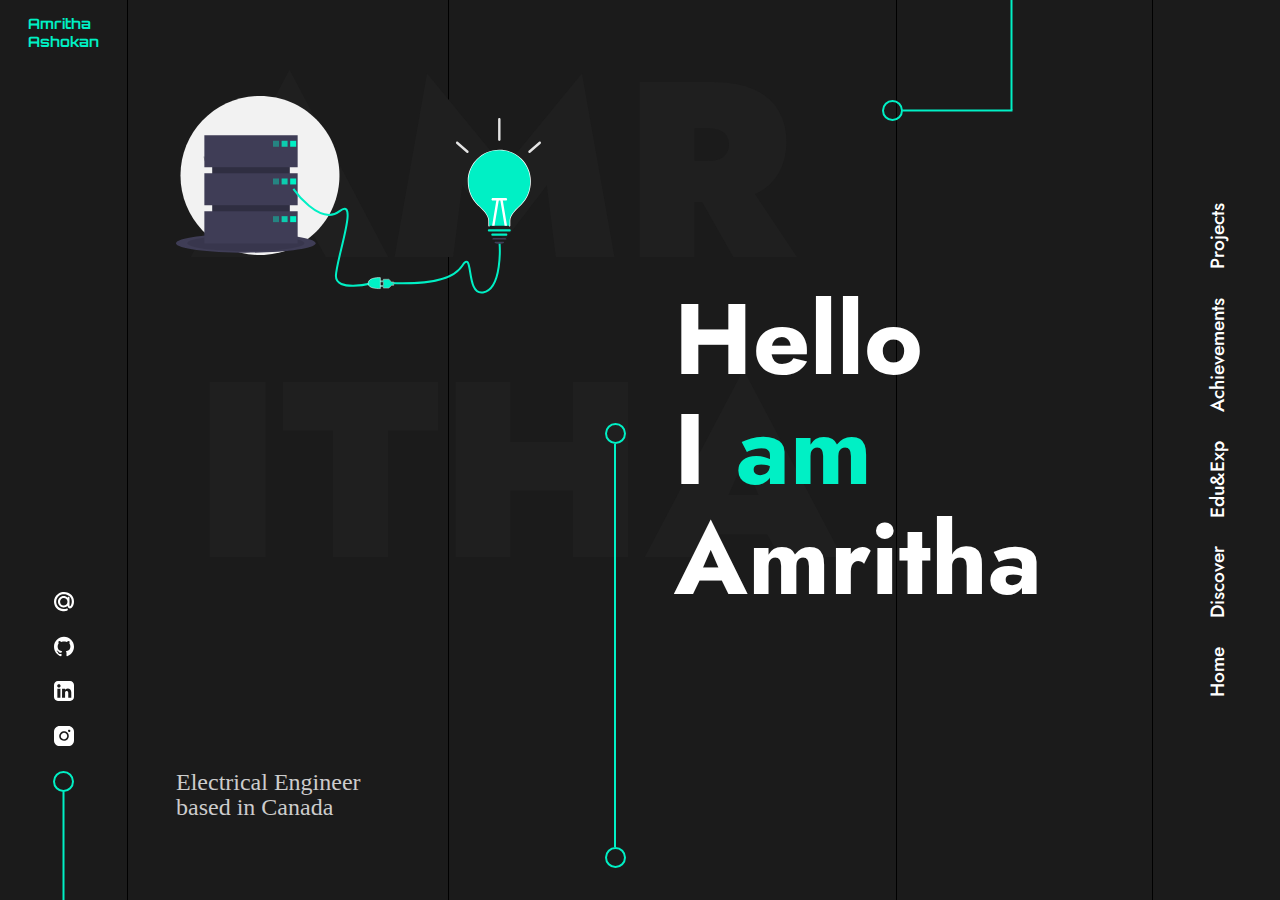
<file: Amritha-Portfolio/index.html>
<!DOCTYPE html>
<html lang="en">
<head>
    <meta charset="UTF-8">
    <meta http-equiv="X-UA-Compatible" content="IE=edge">
    <meta name="viewport" content="width=device-width, initial-scale=1.0">
    <link rel="stylesheet" href="styles/main.css">
    <title>Amritha Ashokan</title>
    <script defer src="./scripts/textbouce.js"></script>
</head>
<body>
    <section class="home-page">
        <div class="left-side">
            <h1 class="name">
                Amritha<br>Ashokan
            </h1>
            <div class="social-media">
                <svg width="20" height="20" viewBox="0 0 20 20" fill="none" xmlns="http://www.w3.org/2000/svg">
                    <path d="M9.65411 3.98202C11.1809 3.98202 12.6196 4.65887 13.674 5.71696V5.72009C13.674 5.21198 14.0158 4.82761 14.4883 4.82761H14.6083C15.3539 4.82761 15.5033 5.53072 15.5033 5.75259L15.5064 13.6492C15.4546 14.1667 16.0408 14.4342 16.3664 14.1017C17.632 12.7999 19.1488 7.40253 15.5783 4.27763C12.2484 1.36085 7.77917 1.84271 5.403 3.48016C2.87745 5.2251 1.26313 9.07935 2.8312 12.7017C4.54365 16.651 9.43912 17.8291 12.3528 16.6541C13.8277 16.0585 14.5077 18.0497 12.9746 18.7015C10.6641 19.6871 4.22491 19.5865 1.21751 14.3786C-0.814305 10.8605 -0.706809 4.67199 4.68427 1.46585C8.80476 -0.98845 14.2415 -0.308471 17.5189 3.11329C20.9438 6.69381 20.7456 13.393 17.402 15.9973C15.8877 17.1816 13.639 16.0298 13.6552 14.3042L13.6384 13.7417C12.584 14.786 11.1809 15.3985 9.65411 15.3985C6.63358 15.3985 3.97429 12.7386 3.97429 9.72121C3.97429 6.67131 6.63358 3.98327 9.65411 3.98327V3.98202ZM13.4534 9.50309C13.339 7.29254 11.6984 5.96133 9.71599 5.96133H9.64099C7.35606 5.96133 6.08673 7.76127 6.08673 9.80183C6.08673 12.0899 7.6198 13.5348 9.63161 13.5348C11.8772 13.5348 13.3515 11.8918 13.459 9.94808L13.4534 9.50309Z" fill="white"/>
                </svg>
                <svg width="20" height="21" viewBox="0 0 20 21" fill="none" xmlns="http://www.w3.org/2000/svg">
                    <path d="M10 0.780487C4.475 0.780487 0 5.25549 0 10.7805C0 15.2055 2.8625 18.943 6.8375 20.268C7.3375 20.3555 7.525 20.0555 7.525 19.793C7.525 19.5555 7.5125 18.768 7.5125 17.9305C5 18.393 4.35 17.318 4.15 16.7555C4.0375 16.468 3.55 15.5805 3.125 15.343C2.775 15.1555 2.275 14.693 3.1125 14.6805C3.9 14.668 4.4625 15.4055 4.65 15.7055C5.55 17.218 6.9875 16.793 7.5625 16.5305C7.65 15.8805 7.9125 15.443 8.2 15.193C5.975 14.943 3.65 14.0805 3.65 10.2555C3.65 9.16799 4.0375 8.26799 4.675 7.56799C4.575 7.31799 4.225 6.29299 4.775 4.91799C4.775 4.91799 5.6125 4.65549 7.525 5.94299C8.325 5.71799 9.175 5.60549 10.025 5.60549C10.875 5.60549 11.725 5.71799 12.525 5.94299C14.4375 4.64299 15.275 4.91799 15.275 4.91799C15.825 6.29299 15.475 7.31799 15.375 7.56799C16.0125 8.26799 16.4 9.15549 16.4 10.2555C16.4 14.093 14.0625 14.943 11.8375 15.193C12.2 15.5055 12.5125 16.1055 12.5125 17.043C12.5125 18.3805 12.5 19.4555 12.5 19.793C12.5 20.0555 12.6875 20.368 13.1875 20.268C15.1728 19.598 16.8979 18.3222 18.12 16.6202C19.3421 14.9182 19.9997 12.8758 20 10.7805C20 5.25549 15.525 0.780487 10 0.780487Z" fill="white"/>
                </svg>
                <svg width="20" height="21" viewBox="0 0 20 21" fill="none" xmlns="http://www.w3.org/2000/svg">
                    <path d="M3.91925 0.04039C1.76397 0.04039 0 1.80432 0 3.95964V16.1218C0 18.2771 1.76393 20.0404 3.91925 20.0404H16.0814C18.2367 20.0404 20 18.2771 20 16.1218V3.95964C20 1.80436 18.2367 0.04039 16.0814 0.04039H3.91925ZM4.905 3.34079C5.93842 3.34079 6.57495 4.01921 6.5946 4.91098C6.5946 5.78306 5.93838 6.48054 4.88501 6.48054H4.86563C3.85188 6.48054 3.19666 5.7831 3.19666 4.91098C3.19666 4.01923 3.87171 3.34079 4.90498 3.34079H4.905ZM13.8105 7.50881C15.7979 7.50881 17.2878 8.80782 17.2878 11.5993V16.8106H14.2674V11.9487C14.2674 10.727 13.8303 9.89346 12.7372 9.89346C11.9028 9.89346 11.4054 10.4553 11.187 10.998C11.1073 11.1921 11.0877 11.4633 11.0877 11.7349V16.8106H8.06729C8.06729 16.8106 8.10692 8.57472 8.06729 7.72195H11.0883V9.00899C11.4897 8.38972 12.2076 7.50879 13.8105 7.50879V7.50881ZM3.37482 7.72261H6.39519V16.8106H3.37482V7.72261V7.72261Z" fill="white"/>
                </svg>
                <svg width="20" height="21" viewBox="0 0 20 21" fill="none" xmlns="http://www.w3.org/2000/svg">
                    <path d="M13.2 10.0404C13.2 10.6733 13.0123 11.292 12.6607 11.8182C12.3091 12.3445 11.8093 12.7546 11.2246 12.9968C10.6399 13.239 9.99645 13.3024 9.37571 13.1789C8.75497 13.0554 8.18479 12.7507 7.73726 12.3031C7.28973 11.8556 6.98496 11.2854 6.86149 10.6647C6.73801 10.0439 6.80138 9.40053 7.04359 8.8158C7.28579 8.23108 7.69594 7.73131 8.22218 7.37969C8.74841 7.02807 9.3671 6.84039 10 6.84039C10.8479 6.84303 11.6603 7.18102 12.2598 7.78056C12.8594 8.38011 13.1974 9.19251 13.2 10.0404V10.0404ZM20 5.64039V14.4404C20 15.9256 19.41 17.35 18.3598 18.4002C17.3096 19.4504 15.8852 20.0404 14.4 20.0404H5.6C4.11479 20.0404 2.69041 19.4504 1.6402 18.4002C0.589998 17.35 0 15.9256 0 14.4404V5.64039C0 4.15518 0.589998 2.7308 1.6402 1.68059C2.69041 0.630388 4.11479 0.04039 5.6 0.04039H14.4C15.8852 0.04039 17.3096 0.630388 18.3598 1.68059C19.41 2.7308 20 4.15518 20 5.64039V5.64039ZM14.8 10.0404C14.8 9.09104 14.5185 8.16301 13.9911 7.37365C13.4636 6.5843 12.714 5.96907 11.8369 5.60577C10.9598 5.24247 9.99468 5.14741 9.06357 5.33262C8.13246 5.51783 7.27718 5.97499 6.60589 6.64628C5.9346 7.31757 5.47744 8.17285 5.29223 9.10396C5.10702 10.0351 5.20208 11.0002 5.56538 11.8773C5.92868 12.7544 6.54391 13.504 7.33326 14.0314C8.12262 14.5589 9.05065 14.8404 10 14.8404C11.273 14.8404 12.4939 14.3347 13.3941 13.4345C14.2943 12.5343 14.8 11.3134 14.8 10.0404ZM16.4 4.84039C16.4 4.60305 16.3296 4.37105 16.1978 4.17371C16.0659 3.97637 15.8785 3.82256 15.6592 3.73173C15.4399 3.64091 15.1987 3.61715 14.9659 3.66345C14.7331 3.70975 14.5193 3.82404 14.3515 3.99186C14.1836 4.15968 14.0694 4.3735 14.0231 4.60628C13.9768 4.83906 14.0005 5.08034 14.0913 5.29961C14.1822 5.51888 14.336 5.7063 14.5333 5.83815C14.7307 5.97001 14.9627 6.04039 15.2 6.04039C15.5183 6.04039 15.8235 5.91396 16.0485 5.68892C16.2736 5.46387 16.4 5.15865 16.4 4.84039Z" fill="white"/>
                </svg>
                <svg class="electric" width="21" height="129" viewBox="0 0 21 129" fill="none" xmlns="http://www.w3.org/2000/svg">
                    <path d="M10.5 130.5V20.5" stroke="#00F0C5" stroke-width="2"/>
                    <circle cx="10.5" cy="10.5" r="9.5" stroke="#00F0C5" stroke-width="2"/>
                </svg>
                    
            </div>
        </div>
        <main>
            <div class="line1"></div>
            <div class="line2"></div>
            <h1 class="large">AMR<br>ITHA</h1>
            <div class="part1">
                <svg class="light" width="365" height="204" viewBox="0 0 365 204" fill="none" xmlns="http://www.w3.org/2000/svg">
                    <g id="Group 2">
                    <g id="source">
                    <path id="Vector" d="M83.966 158.976C127.866 158.976 163.454 123.388 163.454 79.4878C163.454 35.5879 127.866 0 83.966 0C40.0661 0 4.47821 35.5879 4.47821 79.4878C4.47821 123.388 40.0661 158.976 83.966 158.976Z" fill="#F2F2F2"/>
                    <path id="Vector_2" d="M27.699 60.582C27.699 60.582 33.4518 60.4049 35.1855 59.1703C36.9193 57.9357 44.0348 56.4615 44.4649 58.4415C44.895 60.4215 53.1103 68.2891 46.6154 68.3415C40.1205 68.3939 31.5242 67.3298 29.7938 66.2758C28.0633 65.2217 27.699 60.582 27.699 60.582Z" fill="#A8A8A8"/>
                    <path id="Vector_3" opacity="0.2" d="M46.7313 67.6523C40.2364 67.7047 31.6401 66.6406 29.9097 65.5865C28.5919 64.7838 28.0667 61.9034 27.891 60.5745C27.7693 60.5797 27.699 60.582 27.699 60.582C27.699 60.582 28.0633 65.2217 29.7938 66.2757C31.5242 67.3298 40.1205 68.3939 46.6154 68.3415C48.4902 68.3264 49.1378 67.6593 49.1023 66.6714C48.8418 67.2683 48.1267 67.641 46.7313 67.6523Z" fill="black"/>
                    <path id="Vector_4" d="M69.785 156.714C108.326 156.714 139.57 152.464 139.57 147.22C139.57 141.977 108.326 137.727 69.785 137.727C31.2438 137.727 0 141.977 0 147.22C0 152.464 31.2438 156.714 69.785 156.714Z" fill="#3F3D56"/>
                    <path id="Vector_5" opacity="0.1" d="M69.785 155.191C102.143 155.191 128.375 151.622 128.375 147.22C128.375 142.818 102.143 139.25 69.785 139.25C37.4269 139.25 11.1954 142.818 11.1954 147.22C11.1954 151.622 37.4269 155.191 69.785 155.191Z" fill="black"/>
                    <path id="Vector_6" d="M113.821 48.1405H36.1987V138.451H113.821V48.1405Z" fill="#2F2E41"/>
                    <path id="Vector_7" d="M121.657 39.1841H28.3618V71.2777H121.657V39.1841Z" fill="#3F3D56"/>
                    <path id="Vector_8" d="M121.657 77.2487H28.3618V109.342H121.657V77.2487Z" fill="#3F3D56"/>
                    <path id="Vector_9" d="M121.657 115.313H28.3618V147.407H121.657V115.313Z" fill="#3F3D56"/>
                    <path id="Vector_10" opacity="0.4" d="M102.998 44.7819H97.0273V50.7528H102.998V44.7819Z" fill="#00F0C5"/>
                    <path id="Vector_11" opacity="0.8" d="M111.581 44.7819H105.61V50.7528H111.581V44.7819Z" fill="#00F0C5"/>
                    <path id="Vector_12" d="M120.165 44.7819H114.194V50.7528H120.165V44.7819Z" fill="#00F0C5"/>
                    <path id="Vector_13" opacity="0.4" d="M102.998 82.4732H97.0273V88.4441H102.998V82.4732Z" fill="#00F0C5"/>
                    <path id="Vector_14" opacity="0.8" d="M111.581 82.4732H105.61V88.4441H111.581V82.4732Z" fill="#00F0C5"/>
                    <path id="Vector_15" d="M120.165 82.4732H114.194V88.4441H120.165V82.4732Z" fill="#00F0C5"/>
                    <path id="Vector_16" opacity="0.4" d="M102.998 120.165H97.0273V126.136H102.998V120.165Z" fill="#00F0C5"/>
                    <path id="Vector_17" opacity="0.8" d="M111.581 120.165H105.61V126.136H111.581V120.165Z" fill="#00F0C5"/>
                    <path id="Vector_18" d="M120.165 120.165H114.194V126.136H120.165V120.165Z" fill="#00F0C5"/>
                    </g>
                    <g id="bulb">
                    <path id="Path 2546" d="M333.592 130.547C333.401 130.547 333.217 130.471 333.082 130.336C332.947 130.201 332.871 130.017 332.871 129.826V124.687C332.871 118.647 338.828 113.008 343.178 108.891C343.539 108.549 343.89 108.218 344.227 107.895C350.244 102.142 353.425 94.3267 353.425 85.2928C353.425 68.4091 340.199 55.1832 323.315 55.1832H323.23C315.285 55.1921 307.666 58.3467 302.039 63.9572C296.413 69.5677 293.237 77.1777 293.206 85.1233V85.2916C293.206 94.1387 296.557 102.376 302.4 107.892C302.696 108.171 303.004 108.459 303.319 108.755C307.725 112.88 313.76 118.529 313.76 124.688V129.826C313.76 130.017 313.684 130.201 313.548 130.336C313.413 130.471 313.23 130.547 313.038 130.547C312.847 130.547 312.664 130.471 312.528 130.336C312.393 130.201 312.317 130.017 312.317 129.826V124.687C312.317 119.154 306.547 113.752 302.333 109.806C302.016 109.509 301.709 109.221 301.41 108.939C295.28 103.152 291.763 94.5332 291.763 85.2918V85.1187C291.812 67.7985 305.92 53.7398 323.228 53.7398H323.317C331.642 53.6965 339.642 56.9618 345.559 62.8174C351.476 68.6729 354.824 76.639 354.867 84.9633C354.868 85.0731 354.868 85.183 354.867 85.2928C354.867 94.7301 351.533 102.906 345.224 108.937C344.885 109.261 344.533 109.595 344.17 109.939C340.01 113.876 334.313 119.268 334.313 124.687V129.826C334.313 130.017 334.237 130.201 334.101 130.336C333.966 130.471 333.783 130.547 333.592 130.547H333.592Z" fill="white"/>
                    <g id="light">
                    <path id="Vector_19" d="M354.147 85.2924C354.147 94.5818 350.902 102.513 344.726 108.415C340.343 112.605 333.592 118.479 333.592 124.688V129.826H313.037V124.688C313.037 118.414 306.26 112.528 301.904 108.415C295.867 102.72 292.482 94.2501 292.482 85.2924V85.1025C292.509 76.9261 295.782 69.095 301.582 63.3317C307.382 57.5684 315.234 54.3448 323.41 54.37C331.586 54.3952 339.418 57.6671 345.182 63.466C350.946 69.2649 354.171 77.116 354.147 85.2924Z" fill="#00F0C5"/>
                    <path id="Path 2547" d="M330.167 139.802H316.464C316.145 139.802 315.839 139.675 315.614 139.45C315.388 139.224 315.261 138.919 315.261 138.6C315.261 138.281 315.388 137.975 315.614 137.75C315.839 137.524 316.145 137.398 316.464 137.398H330.167C330.486 137.398 330.791 137.524 331.017 137.75C331.242 137.975 331.369 138.281 331.369 138.6C331.369 138.919 331.242 139.224 331.017 139.45C330.791 139.675 330.486 139.802 330.167 139.802V139.802Z" fill="#00F0C5"/>
                    <path id="Path 2548" d="M291.437 56.9582C291.146 56.9585 290.866 56.8532 290.647 56.6618L280.324 47.651C280.088 47.4403 279.944 47.1448 279.924 46.8287C279.904 46.5127 280.01 46.2015 280.218 45.9629C280.426 45.7243 280.72 45.5776 281.036 45.5546C281.352 45.5316 281.664 45.6341 281.905 45.84L292.228 54.8508C292.412 55.0117 292.543 55.2251 292.603 55.4624C292.663 55.6997 292.649 55.9496 292.563 56.1787C292.477 56.4078 292.323 56.6053 292.122 56.7446C291.921 56.8839 291.682 56.9585 291.437 56.9584V56.9582Z" fill="#E4E4E4"/>
                    <path id="Path 2549" d="M353.481 56.9582C353.237 56.9583 352.998 56.8837 352.796 56.7444C352.595 56.605 352.441 56.4076 352.355 56.1785C352.269 55.9493 352.255 55.6994 352.315 55.4621C352.375 55.2248 352.506 55.0114 352.69 54.8505L363.013 45.839C363.254 45.6331 363.566 45.5306 363.882 45.5536C364.198 45.5766 364.492 45.7234 364.7 45.962C364.908 46.2005 365.014 46.5117 364.994 46.8278C364.974 47.1439 364.83 47.4393 364.594 47.65L354.271 56.6608C354.053 56.8525 353.772 56.9582 353.481 56.9582Z" fill="#E4E4E4"/>
                    <path id="Path 2550" d="M333.592 135.536H313.037C312.718 135.536 312.413 135.409 312.187 135.184C311.962 134.958 311.835 134.652 311.835 134.334C311.835 134.015 311.962 133.709 312.187 133.484C312.413 133.258 312.718 133.132 313.037 133.132H333.592C333.911 133.132 334.217 133.258 334.442 133.484C334.668 133.709 334.794 134.015 334.794 134.334C334.794 134.652 334.668 134.958 334.442 135.184C334.217 135.409 333.911 135.536 333.592 135.536V135.536Z" fill="#00F0C5"/>
                    <path id="Path 2553" d="M323.315 44.9591C322.996 44.9591 322.691 44.8325 322.465 44.6071C322.24 44.3816 322.113 44.0759 322.113 43.7571V23.2021C322.113 22.8833 322.24 22.5776 322.465 22.3521C322.691 22.1267 322.996 22.0001 323.315 22.0001C323.634 22.0001 323.94 22.1267 324.165 22.3521C324.391 22.5776 324.517 22.8833 324.517 23.2021V43.7571C324.517 44.0759 324.391 44.3816 324.165 44.6071C323.94 44.8325 323.634 44.9591 323.315 44.9591V44.9591Z" fill="#E4E4E4"/>
                    </g>
                    <path id="Vector_20" d="M324.789 147.855H321.84C320.815 147.856 319.81 147.578 318.932 147.05C318.802 146.974 318.701 146.856 318.646 146.716C318.59 146.576 318.584 146.421 318.627 146.277C318.667 146.129 318.754 145.998 318.876 145.905C318.998 145.812 319.147 145.761 319.301 145.762H327.328C327.481 145.761 327.63 145.812 327.752 145.905C327.874 145.998 327.962 146.129 328.001 146.277C328.044 146.421 328.038 146.576 327.983 146.716C327.927 146.856 327.826 146.974 327.696 147.05C326.818 147.578 325.813 147.856 324.789 147.855V147.855Z" fill="#3F3D56"/>
                    <path id="Vector_21" d="M330.169 143.599L316.385 143.597L316.342 143.506C316.301 143.337 316.3 143.162 316.337 142.993C316.375 142.824 316.45 142.665 316.558 142.53C316.668 142.391 316.807 142.279 316.967 142.202C317.126 142.125 317.3 142.085 317.477 142.086H329.151C329.328 142.085 329.503 142.125 329.662 142.202C329.821 142.279 329.961 142.391 330.07 142.53C330.177 142.664 330.253 142.82 330.291 142.987C330.329 143.154 330.328 143.327 330.289 143.494L330.267 143.586L330.169 143.599Z" fill="#3F3D56"/>
                    <path id="Vector_22" d="M322.81 104.133L318.536 129.826H316.096L320.437 103.739C320.49 103.424 320.665 103.143 320.924 102.958C321.184 102.772 321.506 102.698 321.821 102.75C322.136 102.802 322.417 102.977 322.602 103.237C322.788 103.496 322.862 103.819 322.81 104.133V104.133Z" fill="white"/>
                    <path id="Vector_23" d="M331.025 129.826H328.585L324.31 104.133C324.258 103.819 324.333 103.496 324.518 103.237C324.704 102.977 324.985 102.802 325.3 102.75C325.614 102.698 325.937 102.772 326.196 102.958C326.456 103.143 326.631 103.424 326.683 103.739L331.025 129.826Z" fill="white"/>
                    <path id="Path 2551" d="M315.503 103.275C315.503 102.956 315.629 102.65 315.855 102.425C316.08 102.2 316.386 102.073 316.705 102.073H329.926C330.244 102.073 330.55 102.2 330.776 102.425C331.001 102.65 331.128 102.956 331.128 103.275C331.128 103.594 331.001 103.9 330.776 104.125C330.55 104.35 330.244 104.477 329.926 104.477H316.705C316.386 104.477 316.08 104.35 315.855 104.125C315.629 103.9 315.503 103.594 315.503 103.275V103.275Z" fill="white"/>
                    <path id="Vector 7" d="M323.584 147.762C323.584 147.762 326.768 192.987 306.977 196.463C289.095 199.603 298.158 151.433 286.079 169.967C274 188.5 235.145 187.933 213.5 187" stroke="#00F0C5" stroke-width="2"/>
                    <g id="plug">
                    <rect id="Rectangle 1" x="213" y="172" width="30" height="32" fill="#1B1B1B"/>
                    <path id="Vector_24" d="M240.662 185.971H242.744V189.358H240.662H240.558L240.485 189.432L237.837 192.08H232.36V190.775V190.525H232.11H229.25V189.47H232.11H232.36V189.22V186.11V185.86H232.11H229.25V184.805H232.11H232.36V184.555V183.25H237.837L240.485 185.898L240.558 185.971H240.662Z" fill="#00F0C5" stroke="#D9C8C8" stroke-width="0.5"/>
                    </g>
                    </g>
                    <path id="Vector 8" d="M117.366 92.9224C117.366 92.9224 143.675 130.614 163.64 115.127C183.606 99.6396 159.908 164.014 159.908 180.06C159.908 196.107 194.801 187.524 194.801 187.524" stroke="#00F0C5" stroke-width="2"/>
                    <path id="Vector 9" d="M204.349 192.562L204.349 181.634C204.349 181.634 192.591 180.837 192.105 187.091C191.62 193.344 204.349 192.562 204.349 192.562Z" fill="#00F0C5" stroke="white" stroke-width="0.5"/>
                    </g>
                </svg>          
                <small>
                    Electrical Engineer<br>based in Canada
                </small>
            </div>

            <div class="part2">
                <svg class="electric2" width="21" height="445" viewBox="0 0 21 445" fill="none" xmlns="http://www.w3.org/2000/svg">
                    <path d="M10 424.031V21" stroke="#00F0C5" stroke-width="2"/>
                    <circle cx="10.5" cy="10.5" r="9.5" stroke="#00F0C5" stroke-width="2"/>
                    <circle cx="10.5" cy="434.5" r="9.5" stroke="#00F0C5" stroke-width="2"/>
                </svg>
                <h1 class="hello">
                    Hello <br> I <span>am</span><br> Amritha
                </h1>
                <svg class="electric3" width="131" height="121" viewBox="0 0 131 121" fill="none" xmlns="http://www.w3.org/2000/svg">
                    <path d="M129.5 0V110" stroke="#00F0C5" stroke-width="2"/>
                    <path d="M130.5 110.5H20.5" stroke="#00F0C5" stroke-width="2"/>
                    <circle cx="10.5" cy="110.5" r="9.5" transform="rotate(-90 10.5 110.5)" stroke="#00F0C5" stroke-width="2"/>
                </svg> 
            </div>
      
        </main>
        <nav>
            <ul>
                <li><a href="" class="nav-items">Home</a></li>
                <li><a href="" class="nav-items">Discover</a></li>
                <li><a href="" class="nav-items">Edu&Exp</a></li>
                <li><a href="" class="nav-items">Achievements</a></li>
                <li><a href="" class="nav-items">Projects</a></li>
            </ul>
        </nav>
    </section>
</body>
</html>
</file>
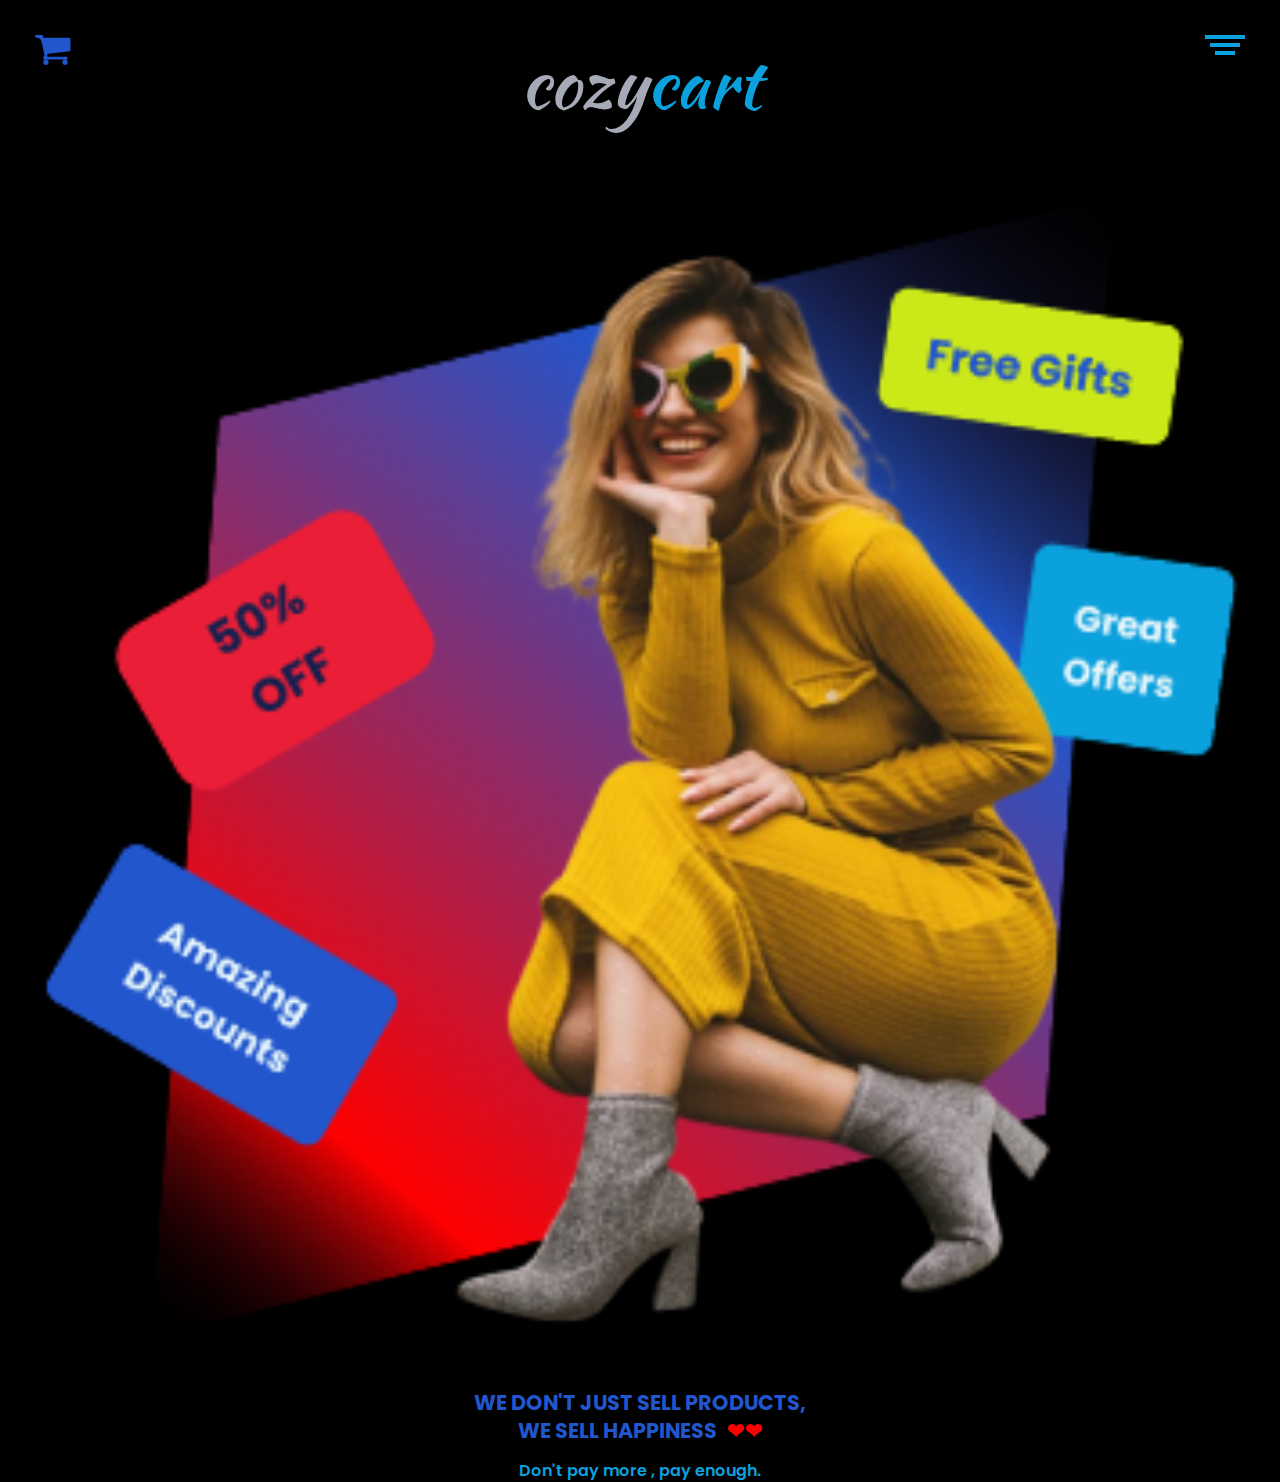
<file: E-Commerce/index.html>
<!DOCTYPE html>
<html lang="en">
<head>
    <meta charset="UTF-8">
    <meta http-equiv="X-UA-Compatible" content="IE=edge">
    <meta name="viewport" content="width=device-width, initial-scale=1.0">
    <title>CozyCart</title>
    <link rel="stylesheet" href="./styles/main.css">
    <link rel="shortcut icon" href="./assets/icon.png" type="image/x-icon">
</head>

<body>
    <!-- Navigation Bar -->
    <div class="mobile-header">
        <svg class="header-cart-icon" width="36" height="30" viewBox="0 0 36 30" fill="none" xmlns="http://www.w3.org/2000/svg">
            <path d="M13.6364 27.2727C13.6364 28.0114 13.3665 28.6506 12.8267 29.1903C12.2869 29.7301 11.6477 30 10.9091 30C10.1705 30 9.53125 29.7301 8.99148 29.1903C8.4517 28.6506 8.18182 28.0114 8.18182 27.2727C8.18182 26.5341 8.4517 25.8949 8.99148 25.3551C9.53125 24.8153 10.1705 24.5455 10.9091 24.5455C11.6477 24.5455 12.2869 24.8153 12.8267 25.3551C13.3665 25.8949 13.6364 26.5341 13.6364 27.2727ZM32.7273 27.2727C32.7273 28.0114 32.4574 28.6506 31.9176 29.1903C31.3778 29.7301 30.7386 30 30 30C29.2614 30 28.6222 29.7301 28.0824 29.1903C27.5426 28.6506 27.2727 28.0114 27.2727 27.2727C27.2727 26.5341 27.5426 25.8949 28.0824 25.3551C28.6222 24.8153 29.2614 24.5455 30 24.5455C30.7386 24.5455 31.3778 24.8153 31.9176 25.3551C32.4574 25.8949 32.7273 26.5341 32.7273 27.2727ZM35.4545 4.09091V15C35.4545 15.3409 35.3374 15.6428 35.103 15.9055C34.8686 16.1683 34.581 16.321 34.2401 16.3636L13.5035 18.7869C12.6955 18.8813 12.2727 19.6411 12.2727 20.4545C12.2727 21.1274 12.553 21.8182 13.2258 21.8182H31.3636C31.733 21.8182 32.0526 21.9531 32.3224 22.223C32.5923 22.4929 32.7273 22.8125 32.7273 23.1818C32.7273 23.5511 32.5923 23.8707 32.3224 24.1406C32.0526 24.4105 31.733 24.5455 31.3636 24.5455H9.54545C9.17614 24.5455 8.85653 24.4105 8.58665 24.1406C8.31676 23.8707 8.18182 23.5511 8.18182 23.1818C8.18182 23.0256 8.23864 22.8018 8.35227 22.5107C8.46591 22.2195 8.57955 21.9638 8.69318 21.7436C8.80682 21.5234 8.95952 21.2393 9.15128 20.8913C9.3747 20.4859 9.42954 20.021 9.3322 19.5684L6.55946 6.67598C6.06403 4.37236 4.02752 2.72727 1.67123 2.72727H1.36364C0.994318 2.72727 0.674716 2.59233 0.40483 2.32244C0.134943 2.05256 0 1.73295 0 1.36364C0 0.994318 0.134943 0.674716 0.40483 0.40483C0.674716 0.134943 0.994318 0 1.36364 0H6.81818C7.04545 0 7.24787 0.0461648 7.42543 0.138494C7.60298 0.230824 7.74148 0.340909 7.84091 0.46875C7.94034 0.596591 8.03267 0.770597 8.1179 0.990767C8.20312 1.21094 8.25994 1.3956 8.28835 1.54474C8.31676 1.69389 8.35582 1.90341 8.40554 2.1733C8.46398 2.49057 8.74105 2.72727 9.06366 2.72727H34.0909C34.4602 2.72727 34.7798 2.86222 35.0497 3.1321C35.3196 3.40199 35.4545 3.72159 35.4545 4.09091Z" fill="#2256CD"/>
        </svg>  
        <svg class="menu" width="40" height="20" viewBox="0 0 40 20" fill="none" xmlns="http://www.w3.org/2000/svg">
            <path d="M0 0H40V4H0V0Z" fill="#0BA1DD"/>
            <path d="M5 8H35V12H5V8Z" fill="#0BA1DD"/>
            <path d="M10 16H30V20H10V16Z" fill="#0BA1DD"/>
        </svg> 
    </div>

    <header>
        <h1 class="logo">cozy<span>cart</span></h1>
        <nav>
            <ul>
                <li><a href="index.html">Home</a></li>
                <li><a href="index.html">Products</a></li>
                <li><a href="index.html">About Us</a></li>
                <li><a href="index.html">Contact</a></li>
            </ul>
            <svg class="header-cart-icon" width="36" height="30" viewBox="0 0 36 30" fill="none" xmlns="http://www.w3.org/2000/svg">
                <path d="M13.6364 27.2727C13.6364 28.0114 13.3665 28.6506 12.8267 29.1903C12.2869 29.7301 11.6477 30 10.9091 30C10.1705 30 9.53125 29.7301 8.99148 29.1903C8.4517 28.6506 8.18182 28.0114 8.18182 27.2727C8.18182 26.5341 8.4517 25.8949 8.99148 25.3551C9.53125 24.8153 10.1705 24.5455 10.9091 24.5455C11.6477 24.5455 12.2869 24.8153 12.8267 25.3551C13.3665 25.8949 13.6364 26.5341 13.6364 27.2727ZM32.7273 27.2727C32.7273 28.0114 32.4574 28.6506 31.9176 29.1903C31.3778 29.7301 30.7386 30 30 30C29.2614 30 28.6222 29.7301 28.0824 29.1903C27.5426 28.6506 27.2727 28.0114 27.2727 27.2727C27.2727 26.5341 27.5426 25.8949 28.0824 25.3551C28.6222 24.8153 29.2614 24.5455 30 24.5455C30.7386 24.5455 31.3778 24.8153 31.9176 25.3551C32.4574 25.8949 32.7273 26.5341 32.7273 27.2727ZM35.4545 4.09091V15C35.4545 15.3409 35.3374 15.6428 35.103 15.9055C34.8686 16.1683 34.581 16.321 34.2401 16.3636L13.5035 18.7869C12.6955 18.8813 12.2727 19.6411 12.2727 20.4545C12.2727 21.1274 12.553 21.8182 13.2258 21.8182H31.3636C31.733 21.8182 32.0526 21.9531 32.3224 22.223C32.5923 22.4929 32.7273 22.8125 32.7273 23.1818C32.7273 23.5511 32.5923 23.8707 32.3224 24.1406C32.0526 24.4105 31.733 24.5455 31.3636 24.5455H9.54545C9.17614 24.5455 8.85653 24.4105 8.58665 24.1406C8.31676 23.8707 8.18182 23.5511 8.18182 23.1818C8.18182 23.0256 8.23864 22.8018 8.35227 22.5107C8.46591 22.2195 8.57955 21.9638 8.69318 21.7436C8.80682 21.5234 8.95952 21.2393 9.15128 20.8913C9.3747 20.4859 9.42954 20.021 9.3322 19.5684L6.55946 6.67598C6.06403 4.37236 4.02752 2.72727 1.67123 2.72727H1.36364C0.994318 2.72727 0.674716 2.59233 0.40483 2.32244C0.134943 2.05256 0 1.73295 0 1.36364C0 0.994318 0.134943 0.674716 0.40483 0.40483C0.674716 0.134943 0.994318 0 1.36364 0H6.81818C7.04545 0 7.24787 0.0461648 7.42543 0.138494C7.60298 0.230824 7.74148 0.340909 7.84091 0.46875C7.94034 0.596591 8.03267 0.770597 8.1179 0.990767C8.20312 1.21094 8.25994 1.3956 8.28835 1.54474C8.31676 1.69389 8.35582 1.90341 8.40554 2.1733C8.46398 2.49057 8.74105 2.72727 9.06366 2.72727H34.0909C34.4602 2.72727 34.7798 2.86222 35.0497 3.1321C35.3196 3.40199 35.4545 3.72159 35.4545 4.09091Z" fill="#2256CD"/>
            </svg> 
        </nav>
    </header>


    <!-- Hero Page -->
    <section class="hero">
        <h1 class="heading">cozy<span>cart</span></h1>
        <img src="./assets/mobile-homeimg.png" alt="image" class="hero-img">
        <div class="main-heading-wrapper">
            <h1 class="main-heading">WE DON'T JUST SELL PRODUCTS, <span>WE SELL HAPPINESS<span class="heart">❤❤</span></span></h1>
            <h2 class="tagline">Don't pay more , pay enough.</h2>
            <img src="./assets/mindmap.png" alt="mindmap" class="mind-map">
        </div>
    </section>

</body>
</html>
</file>
<file: Amritha-Portfolio/styles/main.css>
@import url("https://fonts.googleapis.com/css2?family=Jost:wght@300;400;500;600;700;900&family=Orbitron&display=swap");
* {
  margin: 0;
  padding: 0;
  box-sizing: border-box;
  z-index: 5;
}

body {
  width: 100vw;
  height: 100vh;
  overflow: hidden;
  background-color: black;
}
body::-webkit-scrollbar {
  display: none;
}

.home-page {
  width: 100vw;
  height: 100vh;
  display: flex;
  justify-content: space-between;
  align-items: center;
  background-color: #1B1B1B;
}
.home-page .left-side {
  height: 100vh;
  width: 10vw;
  margin-top: 0;
  border-right: 1px solid black;
  display: flex;
  flex-direction: column;
  justify-content: space-between;
  align-items: center;
}
.home-page .left-side .name {
  font-family: Orbitron;
  font-size: 1.25rem;
  font-style: normal;
  color: #00F0C5;
  padding: 1em 1em 1em 1em;
  cursor: pointer;
}
.home-page .left-side .social-media {
  display: flex;
  flex-direction: column;
  justify-content: space-between;
  align-items: center;
  gap: 1.5em;
}
.home-page .left-side .social-media svg {
  cursor: pointer;
}
.home-page .left-side .social-media svg:hover path {
  fill: #00F0C5;
}
.home-page main {
  width: 80vw;
  height: 100vh;
  display: flex;
  overflow: hidden;
  align-items: center;
  justify-content: space-between;
}
.home-page main .large {
  position: absolute;
  top: 20px;
  left: 15vw;
  font-family: "Jost";
  font-weight: 900;
  font-size: 250px;
  line-height: 300px;
  color: #1F1F1F;
  z-index: 3;
}
.home-page main .line1, .home-page main .line2 {
  z-index: 1;
  width: 1px;
  height: 100vh;
  background-color: black;
  position: absolute;
  top: 0;
  left: 35vw;
}
.home-page main .line2 {
  left: 70vw;
}
.home-page main .part1 {
  height: 100vh;
  display: flex;
  flex-direction: column;
  justify-content: space-between;
  align-items: flex-start;
  padding: 6em 1em 5em 3em;
}
.home-page main .part1 .light #plug {
  transform: translateX(-25px);
}
.home-page main .part1 .light #light {
  -webkit-animation: flickering 5s step-start infinite;
          animation: flickering 5s step-start infinite;
}
.home-page main .part1 small {
  font-family: "Consolas";
  font-weight: 400;
  font-size: 1.5rem;
  line-height: 104.5%;
  color: rgba(255, 255, 255, 0.781);
  cursor: pointer;
}
.home-page main .part2 {
  height: 100vh;
  flex-grow: 1;
  display: flex;
  justify-content: space-between;
  align-items: center;
}
.home-page main .part2 .electric2 {
  margin: 0em 3em;
  align-self: flex-end;
  margin-bottom: 2em;
}
.home-page main .part2 .electric3 {
  align-self: flex-start;
  transform: translateX(-10em);
}
.home-page main .hello {
  font-family: "Jost";
  font-weight: 700;
  font-size: 140px;
  color: #FFFFFF;
  line-height: 110%;
  cursor: pointer;
}
.home-page main .hello span {
  color: #00F0C5;
}
.home-page nav {
  height: 100vh;
  width: 10vw;
  border-left: 1px solid black;
  display: flex;
  justify-content: flex-start;
  align-items: flex-start;
  overflow: hidden;
}
.home-page nav ul {
  height: 100%;
  width: 100%;
  display: flex;
  z-index: 10;
  justify-content: center;
  gap: 1.8em;
  align-items: center;
  list-style-type: none;
  transform: rotate(-90deg);
}
.home-page nav ul .nav-items {
  text-decoration: none;
  transform: rotate(90deg);
  color: white;
  font-family: Jost;
  font-weight: 500;
  font-size: 1.2rem;
}
.home-page nav ul .nav-items:hover {
  color: #00F0C5;
}

@-webkit-keyframes flickering {
  23%, 30%, 100% {
    opacity: 1;
  }
  20%, 26%, 35%, 50% {
    opacity: 0;
  }
}

@keyframes flickering {
  23%, 30%, 100% {
    opacity: 1;
  }
  20%, 26%, 35%, 50% {
    opacity: 0;
  }
}
@media only screen and (max-width: 1335px) {
  .home-page .left-side .name {
    font-size: 0.9rem;
  }
  .home-page main .part2 .hello {
    font-size: 100px;
  }
}
@media only screen and (max-width: 1140px) {
  .home-page main .part1 {
    padding: 10em 1em 8em 3em;
  }
  .home-page main .part1 .light {
    width: 280px;
    height: auto;
  }
  .home-page main .part2 {
    justify-content: flex-end;
  }
  .home-page main .part2 .hello {
    font-size: 80px;
  }
  .home-page main .part2 .electric2 {
    display: none;
  }
  .home-page main .part2 .electric3 {
    transform: translateX(-13em);
  }
}/*# sourceMappingURL=main.css.map */
</file>
<file: E-Commerce/styles/main.css>
@import url("https://fonts.googleapis.com/css2?family=Cookie&family=Inter:wght@700&family=Kaushan+Script&family=Poppins:wght@300;500;600;700;800;900&display=swap");
* {
  margin: 0;
  padding: 0;
  box-sizing: border-box;
  outline: none;
}

::-webkit-scrollbar {
  display: none;
}

body {
  background: #000000;
  overflow: hidden;
  overflow-y: scroll;
}
body ul {
  list-style-type: none;
}
body ul li a {
  cursor: pointer;
  text-decoration: none;
}
body section {
  width: 100vw;
  height: 100vh;
  background: #E8F9FD;
}
body section a {
  cursor: pointer;
  text-decoration: none;
}

.mobile-header {
  position: absolute;
  width: 100vw;
  display: flex;
  justify-content: space-between;
  padding: 2.2em 2.2em;
}

header {
  display: none;
}

.hero {
  width: 100vw;
  height: 100vh;
  background-color: #000000;
  display: flex;
  flex-direction: column;
  justify-content: space-evenly;
  align-items: center;
  padding-top: 2em;
  padding-bottom: 2em;
}
.hero .mind-map {
  display: none;
}
.hero .heading {
  color: #A6A9B6;
  font-family: "Kaushan Script";
  font-weight: 400;
  font-size: 4.375em;
}
.hero .heading span {
  color: #0BA1DD;
}
.hero .hero-img {
  width: 100%;
  height: auto;
}
.hero .main-heading-wrapper .main-heading {
  font-family: "Poppins";
  font-weight: 700;
  font-size: 1.3rem;
  line-height: 28px;
  text-align: center;
  color: #2256CD;
  display: flex;
  flex-direction: column;
}
.hero .main-heading-wrapper .main-heading .heart {
  color: red;
  padding-left: 10px;
}
.hero .main-heading-wrapper .tagline {
  color: #0BA1DD;
  font-family: "Poppins";
  font-weight: 600;
  font-size: 1rem;
  line-height: 20px;
  text-align: center;
  padding-top: 1em;
}/*# sourceMappingURL=main.css.map */
</file>
